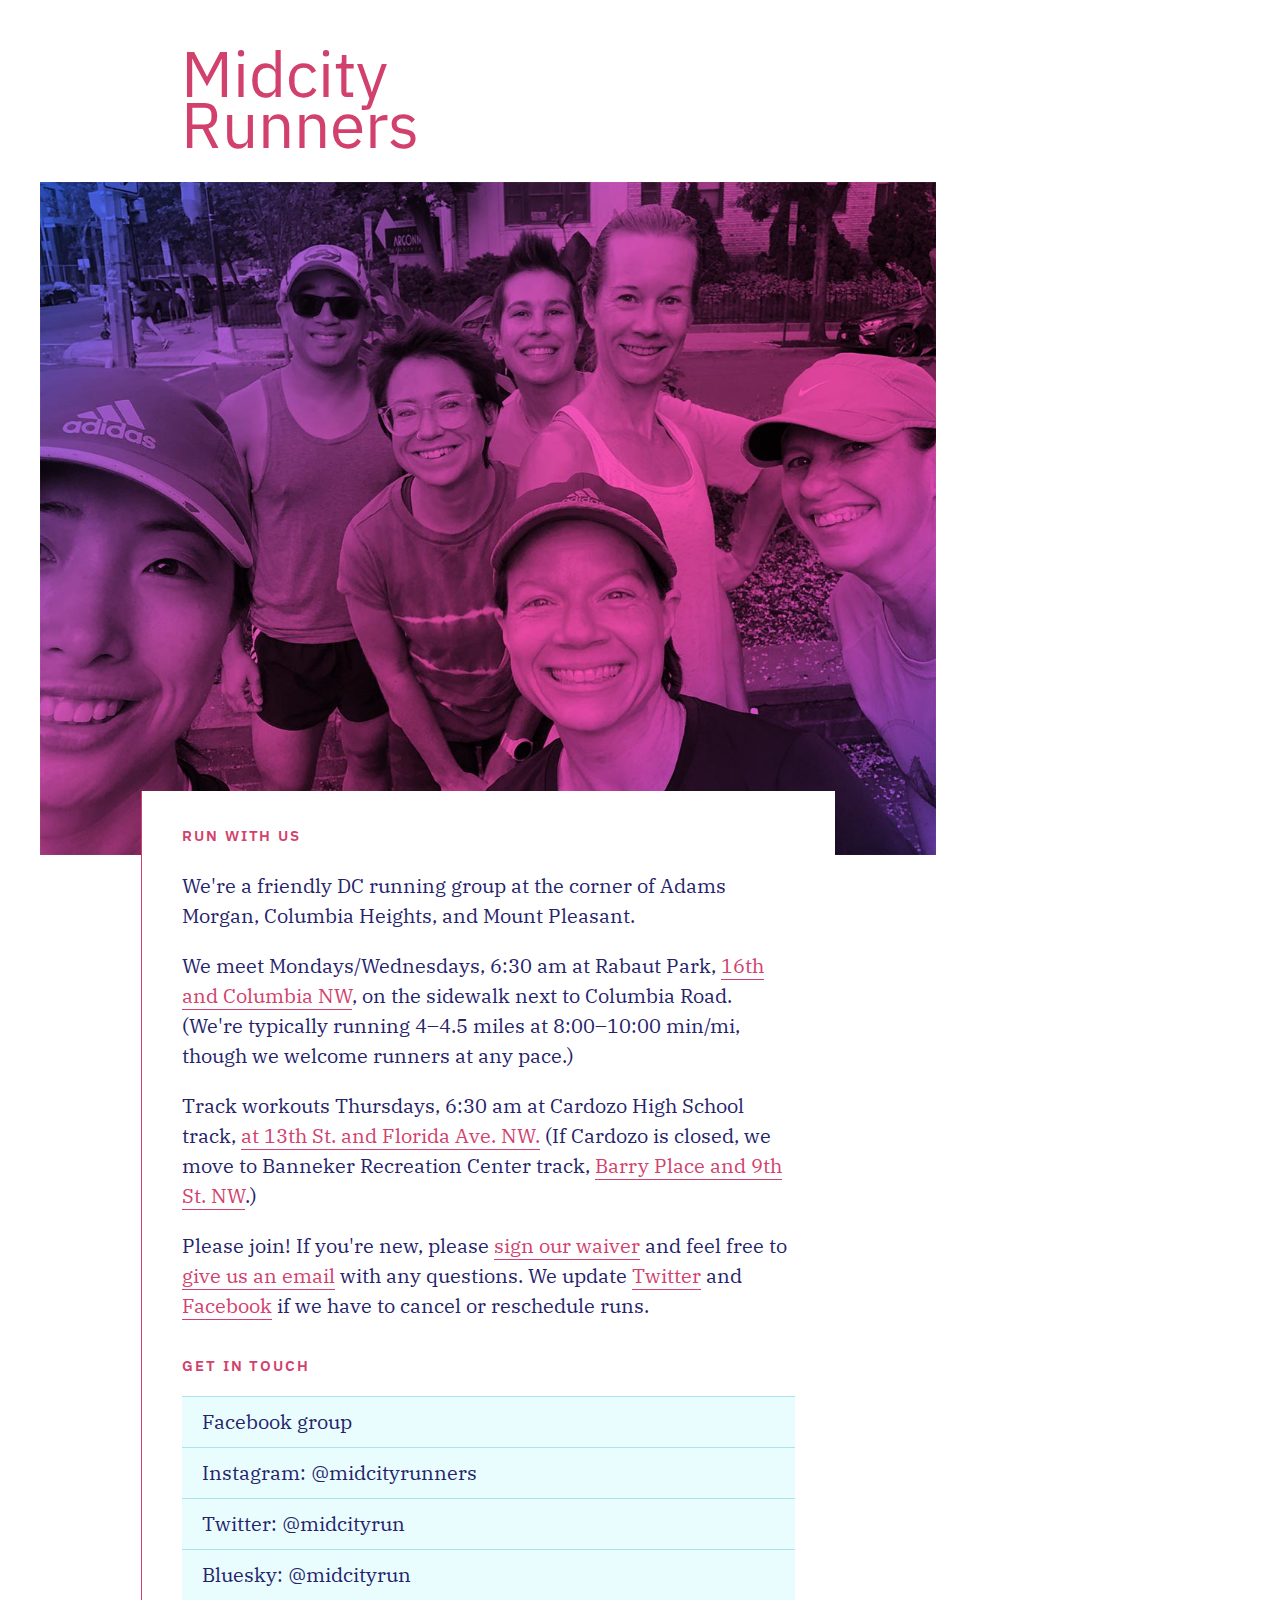
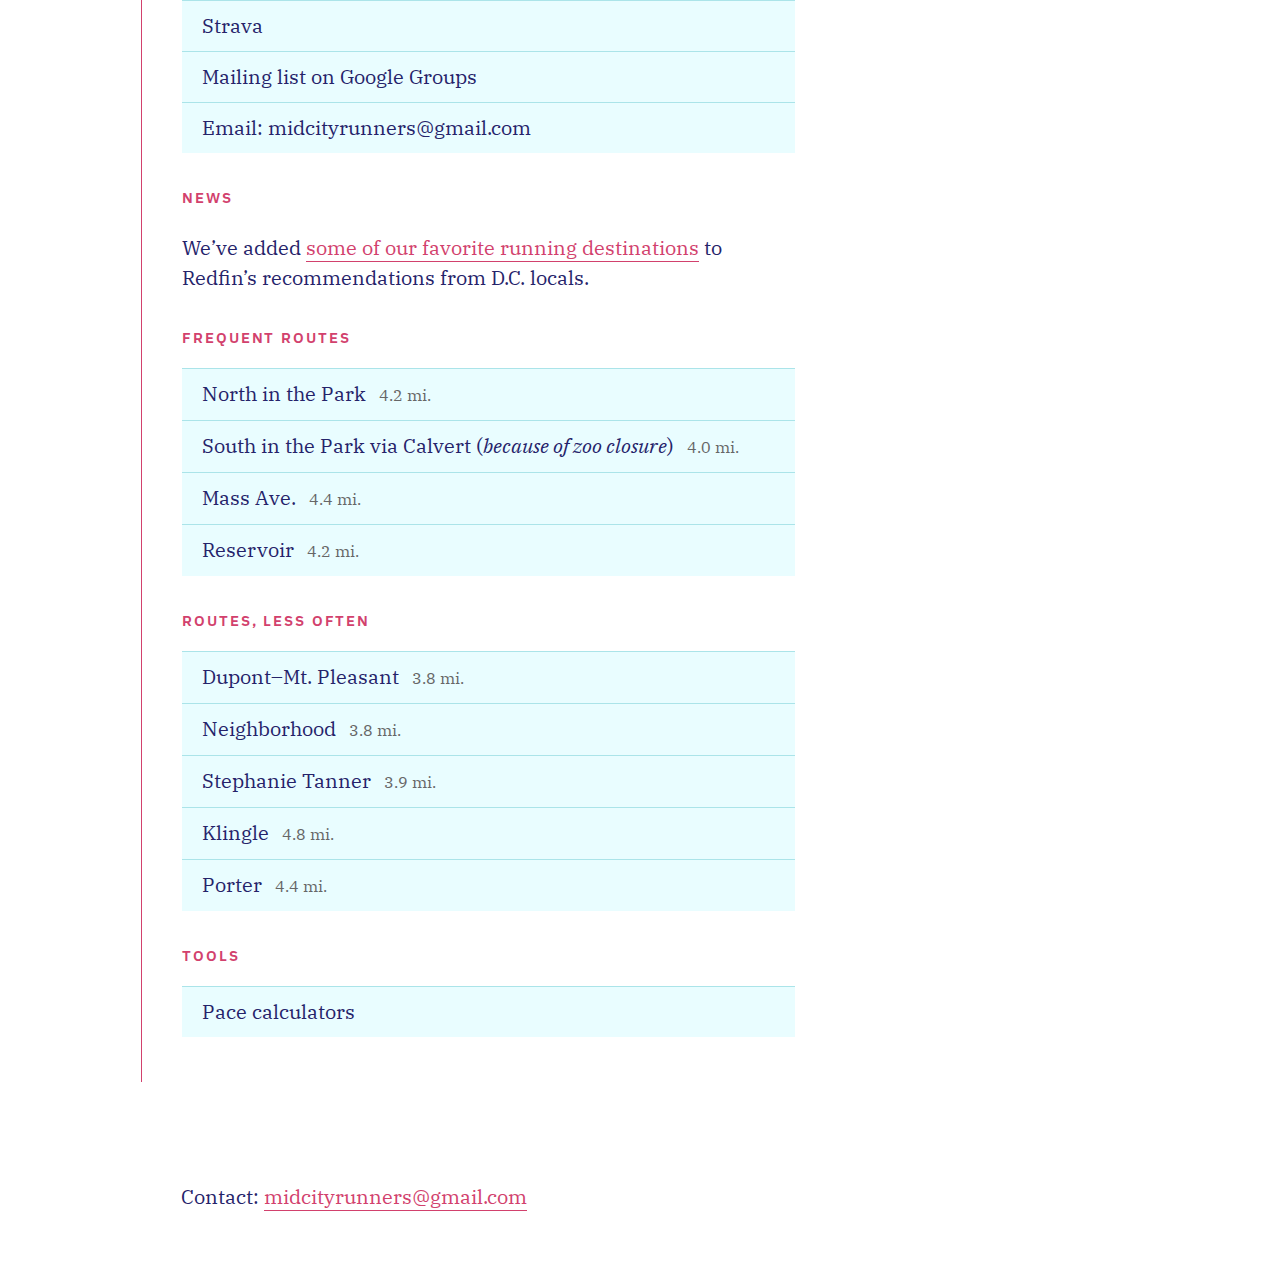
<file: index.html>
<!DOCTYPE html>
<!--[if lt IE 7]>	   <html class="no-js lt-ie9 lt-ie8 lt-ie7"> <![endif]-->
<!--[if IE 7]>		   <html class="no-js lt-ie9 lt-ie8"> <![endif]-->
<!--[if IE 8]>		   <html class="no-js lt-ie9"> <![endif]-->
<!--[if gt IE 8]><!--> <html class="no-js"> <!--<![endif]-->
<head>

	<meta charset="utf-8">
	<meta http-equiv="X-UA-Compatible" content="IE=edge">
	<title>Midcity Runners</title>
	<meta name="description" content="">
	
	<!-- Enable responsive layouts; tell browsers not to shrink pages to fit small screens -->
	<meta name="viewport" content="width=device-width, initial-scale=1">

	<!-- Load styles -->
	<link rel="preconnect" href="https://fonts.googleapis.com"> 
	<link rel="preconnect" href="https://fonts.gstatic.com" crossorigin> 
	<link href="https://fonts.googleapis.com/css2?family=IBM+Plex+Mono:ital@0;1&family=IBM+Plex+Sans:ital,wght@0,100;0,400;0,700;1,400&family=IBM+Plex+Serif:ital,wght@0,100;0,400;0,600;0,700;1,400&display=swap" rel="stylesheet">
	<link rel="stylesheet" href="css/style.css">
	
</head>
<body>


	<!-- Page content goes inside the container -->
	<!-- In general, you should have only one container per page. -->
	<div class="container front-container">

		<div class="front-top">
			<h1 class="front-hed">Midcity <br>Runners</h1>			
		</div>

		<!--
		<div class="front-intro">
			<p>
				We're a friendly DC running group at the corner of Adams Morgan, Columbia Heights, and Mount Pleasant.
				We meet Mondays/Wednesdays, 6:30 am at Rabaut Park, <a href="https://goo.gl/maps/tR3v8tNE78eRzG4CA">16th and Columbia NW</a>. 
				Track workouts Thursdays, 6:30 am at Cardozo track, 13th and Florida NW.
			</p>
			<h3>Run with us</h3>
			<p>
				Please join! If you're new, <a href="mailto:midcityrunners@gmail.com">give us an email</a> 
				to make sure we're running as scheduled, and <a href="https://docs.google.com/forms/d/e/1FAIpQLScQWfomToLyotG3ByFFJEMZYC4XBwO0GPXpKHhU9krBgHK1MQ/viewform">sign our waiver</a>.
			</p>			
		</div>		
		-->

		<div class="front-image">
			<img src="img/2021-08-02-photo-gradient.jpg" alt="photo of runners">
		</div>

		<div class="front-text">
						
			<h3>Run with us</h3>
			<p>
				We're a friendly DC running group at the corner of Adams Morgan, Columbia Heights, and Mount Pleasant.
			</p>
			<p>
				We meet Mondays/Wednesdays, 6:30 am at Rabaut Park, <a href="https://goo.gl/maps/tR3v8tNE78eRzG4CA">16th and Columbia NW</a>, on the sidewalk next to Columbia Road. 
				(We're typically running 4–4.5 miles at 8:00–10:00 min/mi, though we welcome runners at any pace.)
			</p>
			<p>
				Track workouts Thursdays, 6:30 am 
				at Cardozo High School track, <a href="https://www.google.com/maps/@38.9205226,-77.029612,3a,75y,27.52h,98.13t/data=!3m7!1e1!3m5!1sczulWSBsxvl8ullwLX0eUQ!2e0!6shttps:%2F%2Fstreetviewpixels-pa.googleapis.com%2Fv1%2Fthumbnail%3Fpanoid%3DczulWSBsxvl8ullwLX0eUQ%26cb_client%3Dmaps_sv.tactile.gps%26w%3D203%26h%3D100%26yaw%3D10.267488%26pitch%3D0%26thumbfov%3D100!7i16384!8i8192?entry=ttu">at 13th St. and Florida Ave. NW.</a>
				(If Cardozo is closed, we move to Banneker Recreation Center track, <a href="https://www.google.com/maps/place/38°55'18.8%22N+77°01'27.0%22W/@38.921895,-77.0241548,17z/data=!3m1!4b1!4m4!3m3!8m2!3d38.921895!4d-77.0241548?hl=en&entry=ttu">Barry Place and 9th St. NW</a>.)
			</p>
			<p>
				Please join! If you're new, please 
				<a href="https://docs.google.com/forms/d/e/1FAIpQLScQWfomToLyotG3ByFFJEMZYC4XBwO0GPXpKHhU9krBgHK1MQ/viewform">sign our waiver</a>
				and feel free to <a href="mailto:midcityrunners@gmail.com">give us an email</a> with any questions.
				We update <a href="https://twitter.com/midcityrun/">Twitter</a>
				and <a href="https://www.facebook.com/groups/midcityrunnersdc">Facebook</a>
				if we have to cancel or reschedule runs.
			</p>			

			<!--
			<section class="event">
				<h3><a href="redline">The Running of the Red Line</a></h3>
				<p>Sunday, December 12, 2021: 
					Run with us as we race the Metro train from
					Silver Spring to Bethesda.
					(<a href="redline">more</a>)
				</a>
			</section>
			-->

			<h3>Get in touch</h3>
			<ul margin-bottom: 2em;>
				<li><a href="https://www.facebook.com/groups/midcityrunnersdc">Facebook group</a></li>
				<!--<li><a href="https://www.meetup.com/midcity-runners/">Meetup</a></li>-->
				<li><a href="https://www.instagram.com/midcityrunners/">Instagram: @midcityrunners</a></li>
				<li><a href="https://twitter.com/midcityrun/">Twitter: @midcityrun</a></li>
				<li><a href="https://bsky.app/profile/midcityrun.bsky.social">Bluesky: @midcityrun</a></li>
				<li><a href="https://www.strava.com/clubs/1100676">Strava</a></li>
				<li><a href="https://groups.google.com/forum/#!forum/run16c">Mailing list on Google Groups</a></li>
				<li><a href="mailto:midcityrunners@gmail.com">Email: midcityrunners@gmail.com</a></li>
			</ul>
			
			<h3>News</h3>
			<p>
				We&rsquo;ve added <a href="https://www.redfin.com/blog/unique-things-to-do-in-washington-dc-according-to-locals/">some of our favorite running destinations</a>
				to Redfin&rsquo;s recommendations from D.C. locals.
				</p>
			
			<h3>Frequent routes</h3>
			<ul>
				<li>
					<a href="http://www.mapmyrun.com/us/washington-d-c-dc/18c-park-upshur-16th-route-32814770">
						North in the Park <i>4.2 mi.</i>
					</a>
				</li>
				<li>
					<a href="http://www.mapmyrun.com/routes/fullscreen/1993833341">
						South in the Park via Calvert (<em>because of zoo closure</em>) <i>4.0 mi.</i>
					</a>
				</li>
				<li>
					<a href="http://www.mapmyrun.com/us/washington-d-c-dc/16c-mass-ave-route-29637778">
						Mass Ave. <i>4.4 mi.</i>
					</a>
				</li>
		
				<li>
					<a href="http://www.mapmyrun.com/routes/fullscreen/267529645/">
						Reservoir <i>4.2 mi.</i>
					</a>
				</li>
			</ul>
			
			
			<h3>Routes, less often</h3>
				
			<ul>	
				<li>
					<a href="http://www.mapmyrun.com/routes/fullscreen/1345086634/">
						Dupont–Mt. Pleasant <i>3.8 mi.</i>
					</a>
				</li>
				
				<li>
					<a href="http://www.mapmyrun.com/routes/view/360574467">
						Neighborhood <i>3.8 mi.</i>
					</a>
				</li>
		
				<li>
					<a href="http://www.mapmyrun.com/routes/view/1362635461">
						Stephanie Tanner <i>3.9 mi.</i>
					</a>
				</li>
				
				<li>
					<a href="http://www.mapmyrun.com/routes/view/1642671122">
						Klingle <i>4.8 mi.</i>
					</a>
				</li>
				
				<li>
					<a href="http://www.mapmyrun.com/routes/fullscreen/1692526970/">
						Porter <i>4.4 mi.</i>
					</a>
				</li>

			</ul>

			<h3>Tools</h3>
				
			<ul>	
				<li>
					<a href="paces/">
						Pace calculators
					</a>
				</li>
			</ul>
		
		</div>

	
		<div class="footer">
			<p>
				Contact: <a href="mailto:midcityrunners@gmail.com">midcityrunners@gmail.com</a>
			</p>
		</div>

	</div><!-- end container -->
	
</body>
</html>
</file>
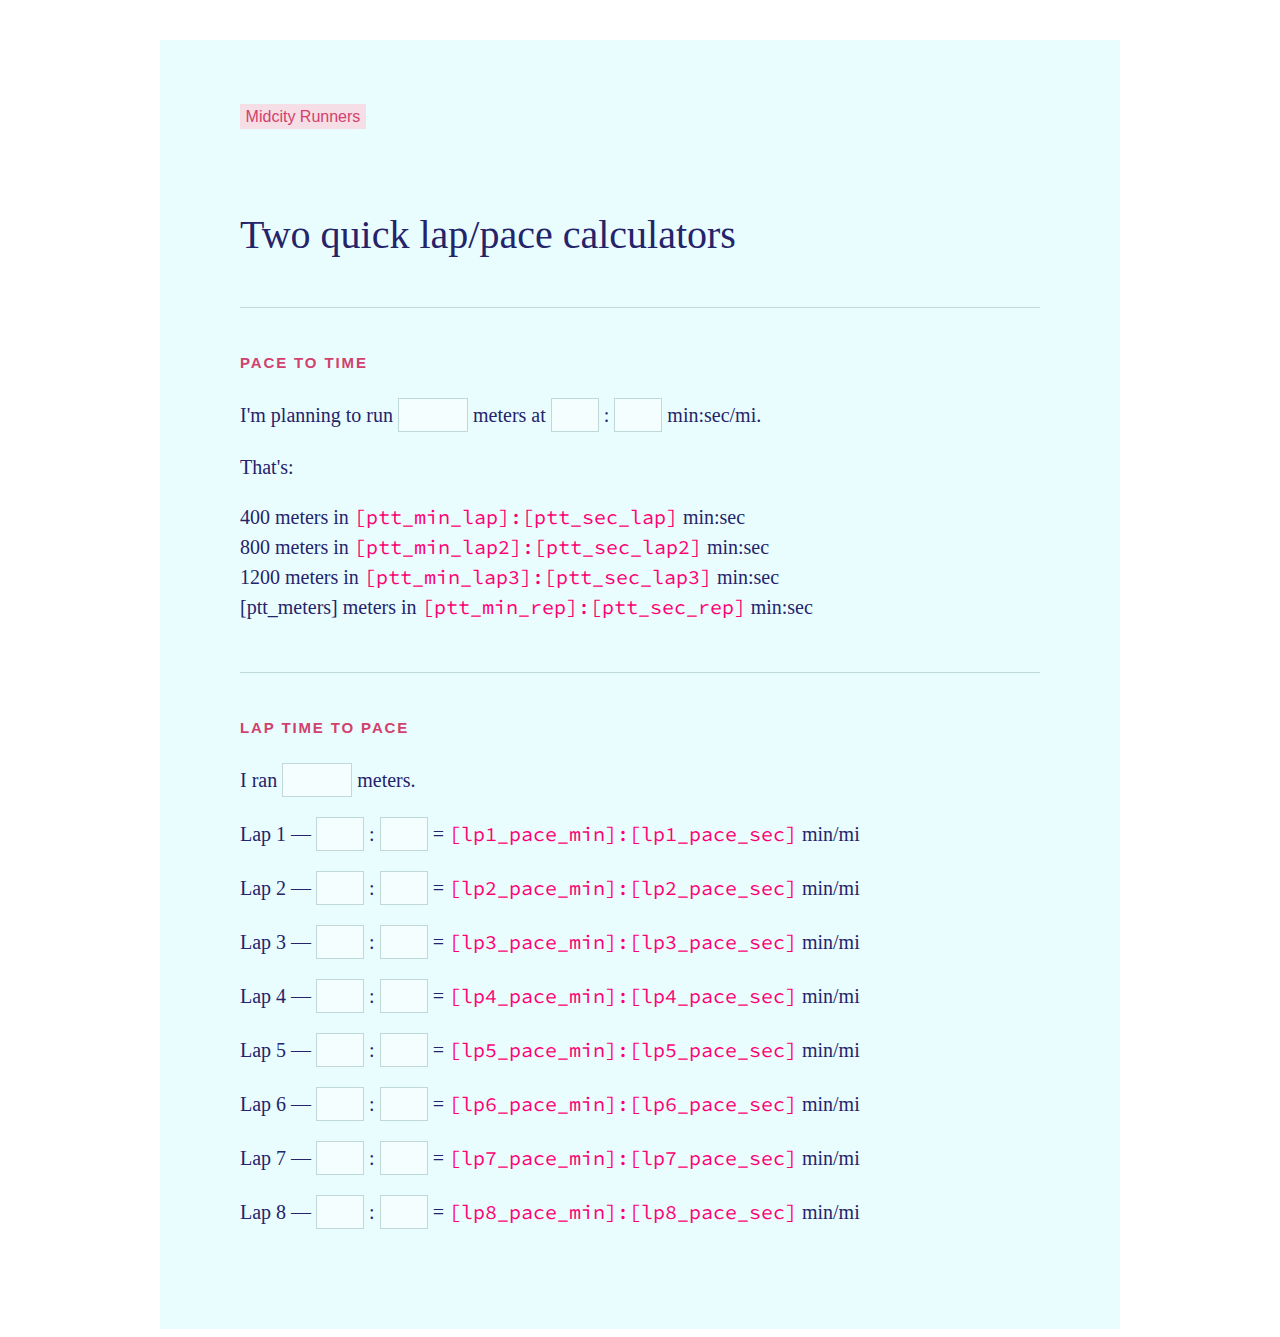
<file: paces/index.html>
<!DOCTYPE html>
<html>
<head>

	<meta charset="utf-8">
	<meta http-equiv="X-UA-Compatible" content="IE=edge">
	<title>Pace calculator</title>
	<meta name="description" content="">
	
	<!-- Enable responsive layouts; tell browsers not to shrink pages to fit small screens -->
	<meta name="viewport" content="width=device-width, initial-scale=1">

	<script src="https://get.mavo.io/stable/mavo.min.js"></script>
	<link rel="stylesheet" href="https://get.mavo.io/stable/mavo.min.css">

	<!-- Load styles -->
	<!-- For production, combine all of the stylesheets -->
	<link rel="stylesheet" href="style.css">
	
	<!-- Webfonts -->
	<link rel="preconnect" href="https://fonts.googleapis.com"> 
	<link rel="preconnect" href="https://fonts.gstatic.com" crossorigin>
	<link href="https://fonts.googleapis.com/css2?family=Source+Code+Pro&family=Source+Sans+Pro:ital,wght@0,300;0,400;0,700;1,400&family=Source+Serif+Pro&display=swap" rel="stylesheet">

</head>
<body class="homepage">
<!-- Change this classname for each page/type! -->

	<!-- Page content typically goes inside the container -->
	<div class="container">
		
		<nav class="global-nav">
			<a href="../">Midcity Runners</a>
		</nav>

		<article mv-app="mavoCalc">
			
			<h1>Two quick lap/pace calculators</h1>
						
			<section id="ptt">
				
				<h3>Pace to time</h3>

				<p>I'm planning to run 				

					<input property="ptt_meters" type="text" minlength="1" maxlength="4" size="4">
					meters
					at
					<input property="ptt_min_mi" type="text" minlength="1" maxlength="2" size="2">
					:
					<input property="ptt_sec_mi" type="text" minlength="2" maxlength="2" size="2">
					min:sec/mi.
				</p>
				
				<meta property="ptt_total_sec_mi" content="[ptt_sec_mi + ptt_min_mi * 60]">
				<meta property="ptt_sec_meter" content="[ptt_total_sec_mi / 1600]">

				<meta property="ptt_total_sec_rep" content="[ptt_sec_meter * ptt_meters]">
				<meta property="ptt_min_rep" content="[digits(2,0,ptt_total_sec_rep/60)]">
				<meta property="ptt_sec_rep" content="[digits(2,0,ptt_total_sec_rep - ptt_min_rep * 60)]">

				<meta property="ptt_total_sec_lap" content="[ptt_sec_meter * 400]">
				<meta property="ptt_min_lap" content="[digits(2,0,ptt_total_sec_lap/60)]">
				<meta property="ptt_sec_lap" content="[digits(2,0,ptt_total_sec_lap - ptt_min_lap * 60)]">

				<meta property="ptt_total_sec_lap2" content="[ptt_total_sec_lap * 2]">
				<meta property="ptt_min_lap2" content="[digits(2,0,ptt_total_sec_lap2/60)]">
				<meta property="ptt_sec_lap2" content="[digits(2,0,ptt_total_sec_lap2 - ptt_min_lap2 * 60)]">

				<meta property="ptt_total_sec_lap3" content="[ptt_total_sec_lap * 3]">
				<meta property="ptt_min_lap3" content="[digits(2,0,ptt_total_sec_lap3/60)]">
				<meta property="ptt_sec_lap3" content="[digits(2,0,ptt_total_sec_lap3 - ptt_min_lap3 * 60)]">
							
				<p>
					That's:
				</p
				
				<p>
					<span mv-if="ptt_meters > 400">
						400 meters in <b>[ptt_min_lap]:[ptt_sec_lap]</b> min:sec<br>
					</span>
					<span mv-if="ptt_meters > 800">
						800 meters in <b>[ptt_min_lap2]:[ptt_sec_lap2]</b> min:sec<br>
					</span>
					<span mv-if="ptt_meters > 1200">
						1200 meters in <b>[ptt_min_lap3]:[ptt_sec_lap3]</b> min:sec<br>
					</span>
					[ptt_meters] meters in <b>[ptt_min_rep]:[ptt_sec_rep]</b> min:sec
				</p>

				
			</section>




			<section id="ptt">
				
				<h3>Lap time to pace</h3>

				<p>I ran 				
					<input property="lp_meters" type="text" minlength="1" maxlength="4" size="4">
					meters.
					<meta property="lp_mi" content="[lp_meters / 1600]">
				</p>
		
				<p>
					Lap 1
					—
					<input property="lp1_min" type="text" minlength="2" maxlength="2" size="2">
					:
					<input property="lp1_sec" type="text" minlength="2" maxlength="2" size="2">

					<meta property="lp1_total_sec" content="[lp1_min * 60 + lp1_sec]">
					<meta property="lp1_sec_mi" content="[lp1_total_sec/lp_mi]">
					<meta property="lp1_pace_min" content="[digits(2,0,lp1_sec_mi/60)]">
					<meta property="lp1_pace_sec" content="[digits(2,0,lp1_sec_mi - lp1_pace_min * 60)]">

					= 
					<b>[lp1_pace_min]:[lp1_pace_sec]</b> min/mi
				</p>
				
				<p>
					Lap 2
					—
					<input property="lp2_min" type="text" minlength="2" maxlength="2" size="2">
					:
					<input property="lp2_sec" type="text" minlength="2" maxlength="2" size="2">

					<meta property="lp2_total_sec" content="[lp2_min * 60 + lp2_sec]">
					<meta property="lp2_sec_mi" content="[lp2_total_sec/lp_mi]">
					<meta property="lp2_pace_min" content="[digits(2,0,lp2_sec_mi/60)]">
					<meta property="lp2_pace_sec" content="[digits(2,0,lp2_sec_mi - lp2_pace_min * 60)]">

					= 
					<b>[lp2_pace_min]:[lp2_pace_sec]</b> min/mi
				</p>

				<p>
					Lap 3
					—
					<input property="lp3_min" type="text" minlength="2" maxlength="2" size="2">
					:
					<input property="lp3_sec" type="text" minlength="2" maxlength="2" size="2">

					<meta property="lp3_total_sec" content="[lp3_min * 60 + lp3_sec]">
					<meta property="lp3_sec_mi" content="[lp3_total_sec/lp_mi]">
					<meta property="lp3_pace_min" content="[digits(2,0,lp3_sec_mi/60)]">
					<meta property="lp3_pace_sec" content="[digits(2,0,lp3_sec_mi - lp3_pace_min * 60)]">

					= 
					<b>[lp3_pace_min]:[lp3_pace_sec]</b> min/mi
				</p>
			
				<p>
					Lap 4
					—
					<input property="lp4_min" type="text" minlength="2" maxlength="2" size="2">
					:
					<input property="lp4_sec" type="text" minlength="2" maxlength="2" size="2">

					<meta property="lp4_total_sec" content="[lp4_min * 60 + lp4_sec]">
					<meta property="lp4_sec_mi" content="[lp4_total_sec/lp_mi]">
					<meta property="lp4_pace_min" content="[digits(2,0,lp4_sec_mi/60)]">
					<meta property="lp4_pace_sec" content="[digits(2,0,lp4_sec_mi - lp4_pace_min * 60)]">

					= 
					<b>[lp4_pace_min]:[lp4_pace_sec]</b> min/mi
				</p>

				<p>
					Lap 5
					—
					<input property="lp5_min" type="text" minlength="2" maxlength="2" size="2">
					:
					<input property="lp5_sec" type="text" minlength="2" maxlength="2" size="2">

					<meta property="lp5_total_sec" content="[lp5_min * 60 + lp5_sec]">
					<meta property="lp5_sec_mi" content="[lp5_total_sec/lp_mi]">
					<meta property="lp5_pace_min" content="[digits(2,0,lp5_sec_mi/60)]">
					<meta property="lp5_pace_sec" content="[digits(2,0,lp5_sec_mi - lp5_pace_min * 60)]">

					= 
					<b>[lp5_pace_min]:[lp5_pace_sec]</b> min/mi
				</p>

				<p>
					Lap 6
					—
					<input property="lp6_min" type="text" minlength="2" maxlength="2" size="2">
					:
					<input property="lp6_sec" type="text" minlength="2" maxlength="2" size="2">

					<meta property="lp6_total_sec" content="[lp6_min * 60 + lp6_sec]">
					<meta property="lp6_sec_mi" content="[lp6_total_sec/lp_mi]">
					<meta property="lp6_pace_min" content="[digits(2,0,lp6_sec_mi/60)]">
					<meta property="lp6_pace_sec" content="[digits(2,0,lp6_sec_mi - lp6_pace_min * 60)]">

					= 
					<b>[lp6_pace_min]:[lp6_pace_sec]</b> min/mi
				</p>
				
				<p>
					Lap 7
					—
					<input property="lp7_min" type="text" minlength="2" maxlength="2" size="2">
					:
					<input property="lp7_sec" type="text" minlength="2" maxlength="2" size="2">

					<meta property="lp7_total_sec" content="[lp7_min * 60 + lp7_sec]">
					<meta property="lp7_sec_mi" content="[lp7_total_sec/lp_mi]">
					<meta property="lp7_pace_min" content="[digits(2,0,lp7_sec_mi/60)]">
					<meta property="lp7_pace_sec" content="[digits(2,0,lp7_sec_mi - lp7_pace_min * 60)]">

					= 
					<b>[lp7_pace_min]:[lp7_pace_sec]</b> min/mi
				</p>
				
				<p>
					Lap 8
					—
					<input property="lp8_min" type="text" minlength="2" maxlength="2" size="2">
					:
					<input property="lp8_sec" type="text" minlength="2" maxlength="2" size="2">

					<meta property="lp8_total_sec" content="[lp8_min * 60 + lp8_sec]">
					<meta property="lp8_sec_mi" content="[lp8_total_sec/lp_mi]">
					<meta property="lp8_pace_min" content="[digits(2,0,lp8_sec_mi/60)]">
					<meta property="lp8_pace_sec" content="[digits(2,0,lp8_sec_mi - lp8_pace_min * 60)]">

					= 
					<b>[lp8_pace_min]:[lp8_pace_sec]</b> min/mi
				</p>

				
			</section>
			
		</article>



	</div><!-- end container -->
	
</body>
</html>
</file>
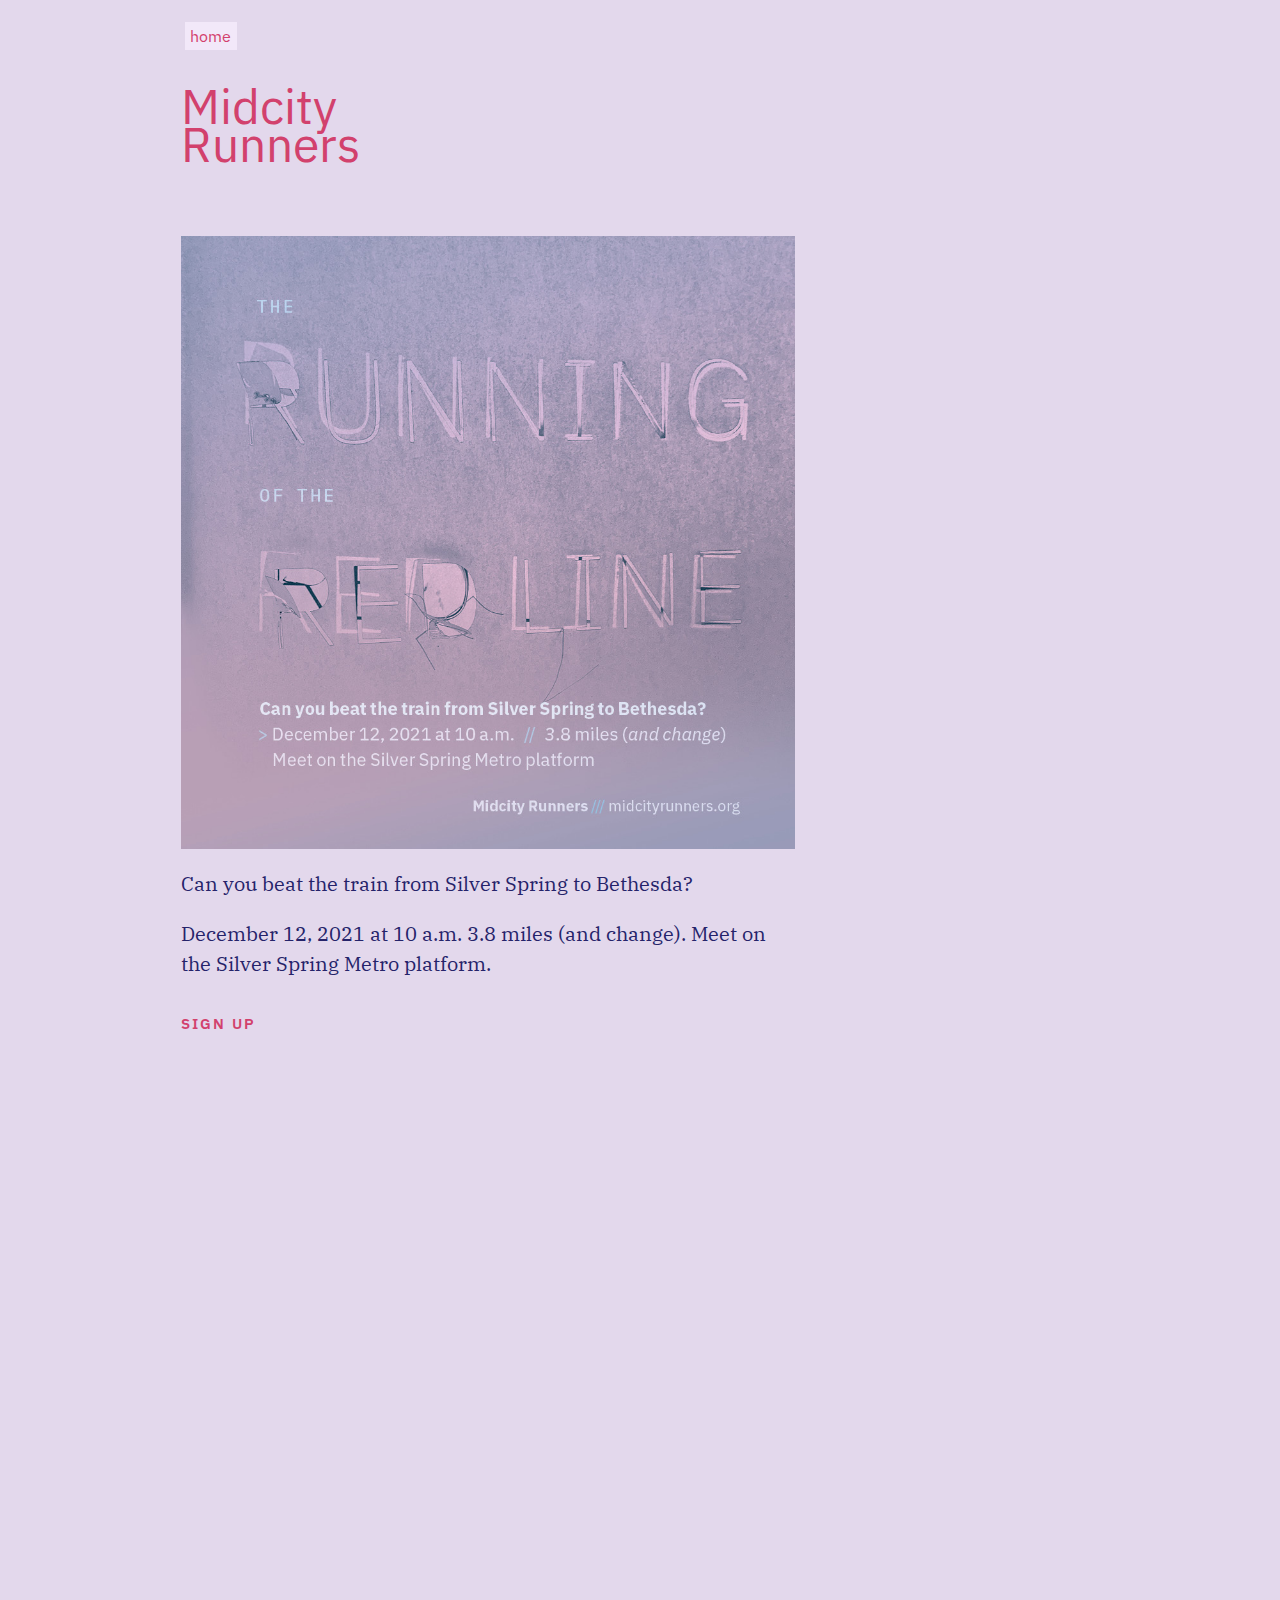
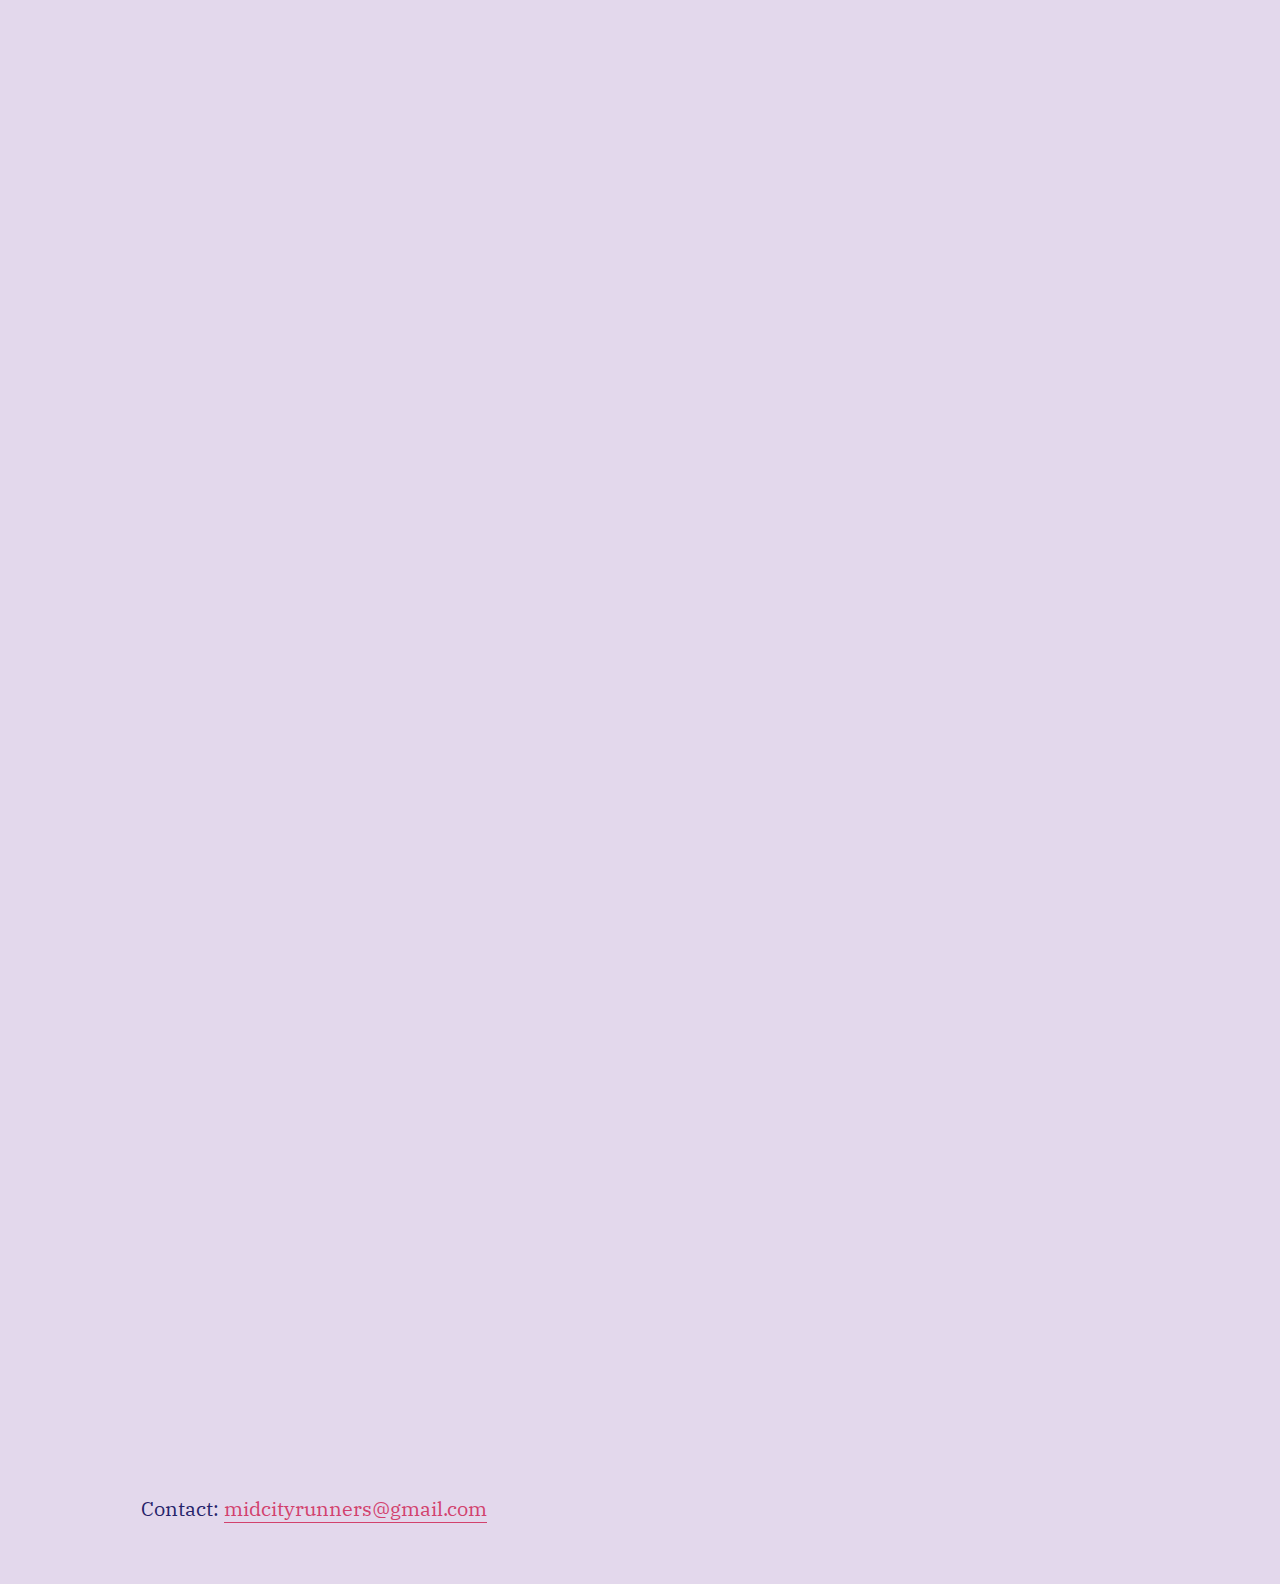
<file: redline/index.html>
<!DOCTYPE html>
<!--[if lt IE 7]>	   <html class="no-js lt-ie9 lt-ie8 lt-ie7"> <![endif]-->
<!--[if IE 7]>		   <html class="no-js lt-ie9 lt-ie8"> <![endif]-->
<!--[if IE 8]>		   <html class="no-js lt-ie9"> <![endif]-->
<!--[if gt IE 8]><!--> <html class="no-js"> <!--<![endif]-->
<head>

	<meta charset="utf-8">
	<meta http-equiv="X-UA-Compatible" content="IE=edge">
	<title>Midcity Runners - The Running of the Red Line</title>
	<meta name="description" content="">
	
	<!-- Enable responsive layouts; tell browsers not to shrink pages to fit small screens -->
	<meta name="viewport" content="width=device-width, initial-scale=1">

	<!-- Load styles -->
	<link rel="preconnect" href="https://fonts.googleapis.com"> 
	<link rel="preconnect" href="https://fonts.gstatic.com" crossorigin> 
	<link href="https://fonts.googleapis.com/css2?family=IBM+Plex+Mono:ital@0;1&family=IBM+Plex+Sans:ital,wght@0,100;0,400;0,700;1,400&family=IBM+Plex+Serif:ital,wght@0,100;0,400;0,600;0,700;1,400&display=swap" rel="stylesheet">
	<link rel="stylesheet" href="../css/style.css">
	
</head>
<body class="redline-page">


	<!-- Page content goes inside the container -->
	<!-- In general, you should have only one container per page. -->
	<div class="container inside-container">

		<nav class="global-nav">
			<a href="/">home</a>
		</nav>

		<div class="inside-top">
			<h1 class="inside-hed"><a href="/">Midcity <br>Runners</a></h1>			
		</div>

		<main class="inside-main">
						
			<figure class=".redline">
				<img src="../img/redline.jpg" alt="poster for red line event">
			</figure>
			
			<h1 class="visuallyhidden">The Running of <br>the Red Line</h1>

			<p>
				Can you beat the train from Silver Spring to Bethesda?
			</p>
						
			<p>
				December 12, 2021 at 10 a.m.
				3.8 miles (and change).
				Meet on the Silver Spring Metro platform.
			</p>
			
			<h3>Sign up</h3>
			<iframe src="https://docs.google.com/forms/d/e/1FAIpQLSc9VoLDcOORXPT5Hv8K-ToAqJ9DfLVGMbOO6U5p9fq9ajmJ2w/viewform?embedded=true" width="100%" height="1800" frameborder="0" marginheight="0" marginwidth="0">Loading…</iframe>
					
		</main>

	
		<div class="footer inside-footer">
			<p>
				Contact: <a href="mailto:midcityrunners@gmail.com">midcityrunners@gmail.com</a>
			</p>
		</div>

	</div><!-- end container -->
	
</body>
</html>
</file>
<file: paces/style.css>
body {
	font-family: "IBM Plex Serif", Georgia, "Times New Roman", serif;
	font-size: 20px;
	line-height: 1.5em;
	color: #25236a;
}

h1 {
	font-family: "IBM Plex Serif", Georgia, "Times New Roman", serif;
	margin: 2em 0 0.35em 0;
	font-weight: normal;
	font-size: 2em;
	line-height: 1.125em;
}

h2 {
	margin: 0 0 3em 0;
	font-weight: normal;
	font-size: 1.125em;
}

h3 {
	margin: 2em 0 1em 0;
	font-family: "IBM Plex Sans", Verdana, sans-serif;
	font-weight: bold;
	font-weight: 600;
	font-size: 0.75em;
	text-transform: uppercase;
	letter-spacing: 0.125em;
	color: #d2416d;
}

input {
	font-family: "Source Code Pro", Courier, monospace;
	border: 1px solid #bfd8da;
	background: #f4feff;
	padding: 0.25em 0.5em;
	font-size: 0.9em;
}

b {
	font-weight: normal;
	font-style: normal;
	font-family: "Source Code Pro", Courier, monospace;
	font-size: 1em;
	color: #ff0073;
}

.container {
	max-width: 800px;
	width: 80%;
	margin: 2em auto 0 auto;
	padding: 2em 4em 4em 4em;
	background: #e9fdff;
}

section {
	margin: 2.5em 0 0 0;
	padding: 0.5em 0 0 0;
	border-top: 1px solid #bfd8da;
}

/* inside pages - global nav */
.global-nav {
	margin: 1em 0 1em 0;
}
.global-nav a,
.global-nav a:visited {
	padding: 0.25em 0.35em;
	text-decoration: none;
	color: #d2416d;
	background-color: #f5dee5;	
	font-size: 0.8em;
	font-family: "IBM Plex Sans", Verdana, sans-serif;
}
</file>
<file: css/style.css>
@import 'h5bp/h5bp-head.css';
@import 'h5bp/normalize.css';
@import 'typography.css';
@import 'layout.css';
@import 'utilities.css';
@import 'h5bp/h5bp-tail.css';

/* 

	Put typographic formatting in the typography.css file.
	Page layout styles go in layout.css.

	In production, do not use imports.
	Instead, concatenante and minify files. 

*/
</file>
